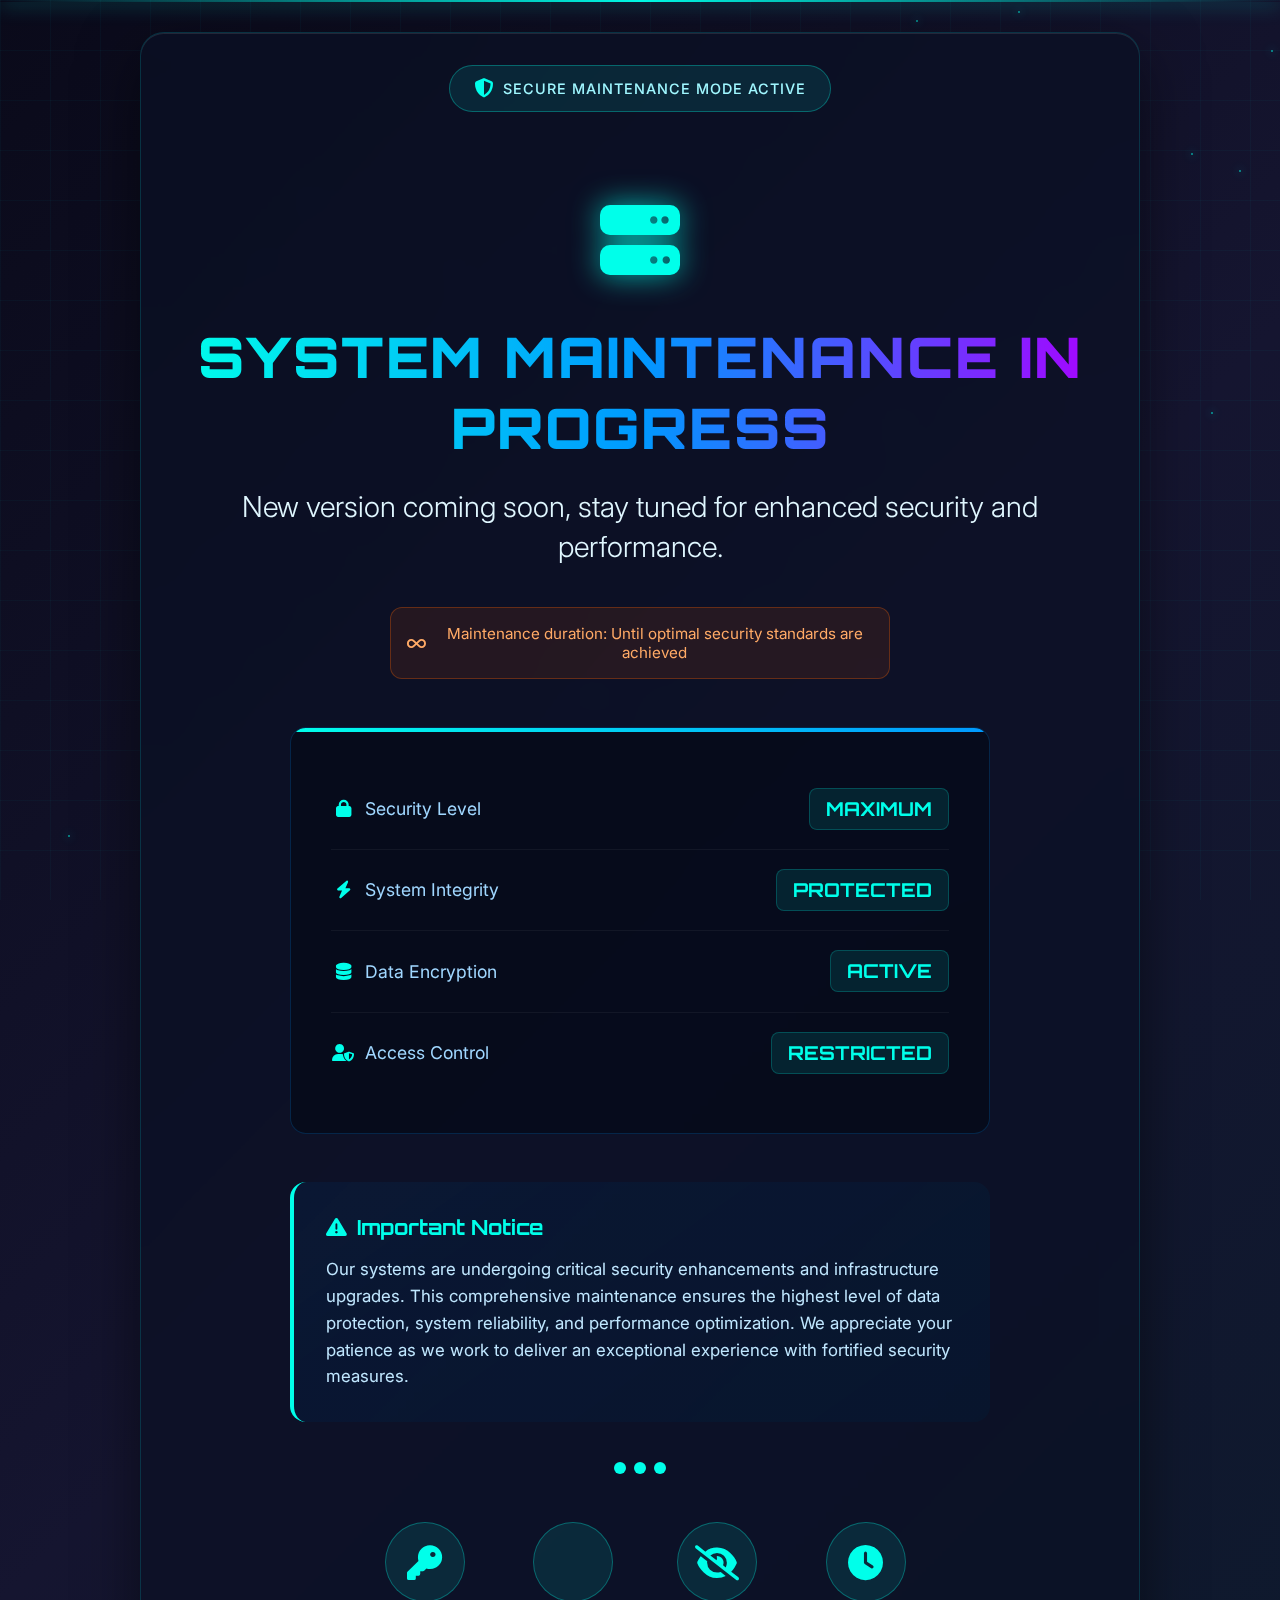
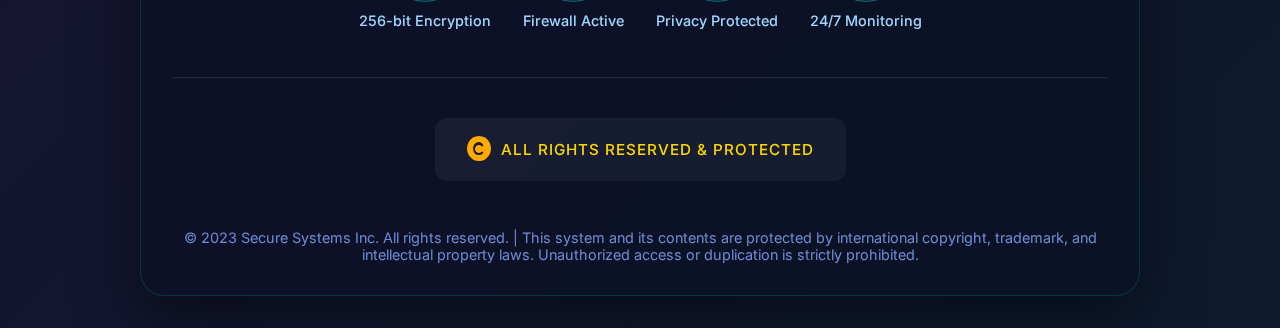
<file: index.html>
<!DOCTYPE html>
<html lang="en">
<head>
    <meta charset="UTF-8">
    <meta name="viewport" content="width=device-width, initial-scale=1.0">
    <title>System Maintenance | Secure Access Portal</title>
    <meta name="description" content="Secure system maintenance in progress. Our platform is undergoing critical upgrades for enhanced performance and security.">
    <meta name="robots" content="noindex, nofollow">
    <link rel="preconnect" href="https://fonts.googleapis.com">
    <link rel="preconnect" href="https://fonts.gstatic.com" crossorigin>
    <link href="https://fonts.googleapis.com/css2?family=Orbitron:wght@400;700;900&family=Inter:wght@300;400;500;600&display=swap" rel="stylesheet">
    <link rel="stylesheet" href="https://cdnjs.cloudflare.com/ajax/libs/font-awesome/6.4.0/css/all.min.css">
    <style>
        /* Reset and Base */
        * {
            margin: 0;
            padding: 0;
            box-sizing: border-box;
        }
        
        body {
            font-family: 'Inter', sans-serif;
            background: linear-gradient(135deg, #0a0a1a 0%, #151530 50%, #0d1a2d 100%);
            color: #fff;
            min-height: 100vh;
            overflow-x: hidden;
            display: flex;
            justify-content: center;
            align-items: center;
            position: relative;
        }
        
        /* Security Overlay */
        .security-grid {
            position: fixed;
            top: 0;
            left: 0;
            width: 100%;
            height: 100%;
            background-image: 
                linear-gradient(rgba(0, 255, 255, 0.03) 1px, transparent 1px),
                linear-gradient(90deg, rgba(0, 255, 255, 0.03) 1px, transparent 1px);
            background-size: 50px 50px;
            z-index: 1;
            pointer-events: none;
        }
        
        .security-scan {
            position: fixed;
            top: 0;
            left: 0;
            width: 100%;
            height: 2px;
            background: linear-gradient(90deg, transparent, #00ffea, transparent);
            box-shadow: 0 0 20px #00ffea;
            z-index: 2;
            animation: scan 4s linear infinite;
        }
        
        @keyframes scan {
            0% { top: 0; }
            50% { top: 100%; }
            100% { top: 0; }
        }
        
        /* Main Container */
        .container {
            max-width: 1000px;
            padding: 2rem;
            text-align: center;
            z-index: 10;
            position: relative;
            background: rgba(10, 15, 35, 0.7);
            backdrop-filter: blur(15px);
            border-radius: 24px;
            border: 1px solid rgba(0, 255, 255, 0.15);
            box-shadow: 
                0 20px 60px rgba(0, 0, 0, 0.5),
                inset 0 1px 0 rgba(255, 255, 255, 0.1);
            margin: 2rem;
        }
        
        /* Header */
        .header {
            margin-bottom: 3rem;
        }
        
        .security-badge {
            display: inline-flex;
            align-items: center;
            gap: 10px;
            background: rgba(0, 255, 234, 0.1);
            border: 1px solid rgba(0, 255, 234, 0.3);
            border-radius: 50px;
            padding: 0.8rem 1.5rem;
            margin-bottom: 2rem;
            animation: pulse-glow 2s infinite;
        }
        
        @keyframes pulse-glow {
            0%, 100% { box-shadow: 0 0 10px rgba(0, 255, 234, 0.3); }
            50% { box-shadow: 0 0 20px rgba(0, 255, 234, 0.6); }
        }
        
        .security-badge i {
            color: #00ffea;
            font-size: 1.2rem;
        }
        
        .security-badge span {
            font-size: 0.9rem;
            font-weight: 500;
            letter-spacing: 1px;
            color: #a0f7ff;
        }
        
        /* Main Content */
        .maintenance-icon {
            font-size: 5rem;
            margin-bottom: 2rem;
            color: #00ffea;
            filter: drop-shadow(0 0 15px rgba(0, 255, 234, 0.7));
            animation: icon-rotate 20s linear infinite;
        }
        
        @keyframes icon-rotate {
            0% { transform: rotate(0deg); }
            100% { transform: rotate(360deg); }
        }
        
        h1 {
            font-family: 'Orbitron', sans-serif;
            font-size: 3.5rem;
            font-weight: 900;
            margin-bottom: 1.5rem;
            letter-spacing: 2px;
            background: linear-gradient(90deg, #00ffea, #0099ff, #aa00ff);
            -webkit-background-clip: text;
            background-clip: text;
            color: transparent;
            text-transform: uppercase;
            animation: title-glow 3s ease-in-out infinite alternate;
        }
        
        @keyframes title-glow {
            0% { text-shadow: 0 0 10px rgba(0, 255, 234, 0.5); }
            100% { text-shadow: 
                0 0 20px rgba(0, 255, 234, 0.8),
                0 0 30px rgba(0, 153, 255, 0.6),
                0 0 40px rgba(170, 0, 255, 0.4); }
        }
        
        .subtitle {
            font-size: 1.8rem;
            margin-bottom: 2.5rem;
            font-weight: 300;
            color: #e0f7ff;
            line-height: 1.4;
            max-width: 800px;
            margin-left: auto;
            margin-right: auto;
        }
        
        /* Status Panel */
        .status-panel {
            background: rgba(5, 10, 25, 0.8);
            border-radius: 16px;
            padding: 2.5rem;
            margin: 3rem auto;
            border: 1px solid rgba(0, 150, 255, 0.2);
            max-width: 700px;
            position: relative;
            overflow: hidden;
        }
        
        .status-panel::before {
            content: '';
            position: absolute;
            top: 0;
            left: 0;
            width: 100%;
            height: 4px;
            background: linear-gradient(90deg, #00ffea, #0099ff);
        }
        
        .status-item {
            display: flex;
            justify-content: space-between;
            align-items: center;
            padding: 1.2rem 0;
            border-bottom: 1px solid rgba(255, 255, 255, 0.05);
        }
        
        .status-item:last-child {
            border-bottom: none;
        }
        
        .status-label {
            font-size: 1.1rem;
            color: #a0d7ff;
            display: flex;
            align-items: center;
            gap: 10px;
        }
        
        .status-label i {
            color: #00ffea;
            width: 24px;
        }
        
        .status-value {
            font-family: 'Orbitron', sans-serif;
            font-size: 1.2rem;
            font-weight: 700;
            color: #00ffea;
            padding: 0.5rem 1rem;
            background: rgba(0, 255, 234, 0.1);
            border-radius: 8px;
            border: 1px solid rgba(0, 255, 234, 0.2);
        }
        
        .status-value.active {
            animation: status-pulse 1.5s infinite;
        }
        
        @keyframes status-pulse {
            0%, 100% { opacity: 1; }
            50% { opacity: 0.7; }
        }
        
        /* Message Box */
        .message-box {
            background: linear-gradient(145deg, rgba(0, 50, 100, 0.2), rgba(0, 30, 60, 0.3));
            border-radius: 16px;
            padding: 2rem;
            margin: 2.5rem auto;
            border-left: 4px solid #00ffea;
            max-width: 700px;
            text-align: left;
        }
        
        .message-box h3 {
            font-family: 'Orbitron', sans-serif;
            font-size: 1.3rem;
            margin-bottom: 1rem;
            color: #00ffea;
            display: flex;
            align-items: center;
            gap: 10px;
        }
        
        .message-box p {
            color: #c0e7ff;
            line-height: 1.6;
            font-size: 1.05rem;
        }
        
        /* Rights Section */
        .rights-section {
            margin-top: 3rem;
            padding-top: 2.5rem;
            border-top: 1px solid rgba(255, 255, 255, 0.1);
        }
        
        .rights-badge {
            display: inline-flex;
            align-items: center;
            gap: 10px;
            background: rgba(255, 255, 255, 0.05);
            border-radius: 12px;
            padding: 1.2rem 2rem;
            margin-bottom: 1.5rem;
        }
        
        .rights-badge i {
            color: #ffaa00;
            font-size: 1.5rem;
        }
        
        .rights-text {
            color: #ffd700;
            font-size: 0.95rem;
            font-weight: 500;
            letter-spacing: 1px;
        }
        
        .copyright {
            color: #88aaff;
            font-size: 0.9rem;
            margin-top: 1.5rem;
            opacity: 0.8;
        }
        
        /* Security Icons */
        .security-icons {
            display: flex;
            justify-content: center;
            gap: 2rem;
            margin-top: 3rem;
            flex-wrap: wrap;
        }
        
        .security-icon {
            display: flex;
            flex-direction: column;
            align-items: center;
            gap: 10px;
            transition: transform 0.3s;
        }
        
        .security-icon:hover {
            transform: translateY(-5px);
        }
        
        .security-icon i {
            font-size: 2.2rem;
            color: #00ffea;
            background: rgba(0, 255, 234, 0.1);
            width: 80px;
            height: 80px;
            display: flex;
            align-items: center;
            justify-content: center;
            border-radius: 50%;
            border: 1px solid rgba(0, 255, 234, 0.3);
            animation: icon-float 3s ease-in-out infinite;
        }
        
        @keyframes icon-float {
            0%, 100% { transform: translateY(0); }
            50% { transform: translateY(-10px); }
        }
        
        .security-icon span {
            font-size: 0.9rem;
            color: #a0d7ff;
            font-weight: 500;
        }
        
        /* Loading Animation */
        .loading-indicator {
            display: flex;
            justify-content: center;
            gap: 8px;
            margin: 2rem auto;
        }
        
        .loading-dot {
            width: 12px;
            height: 12px;
            border-radius: 50%;
            background: #00ffea;
            animation: loading-bounce 1.4s infinite ease-in-out both;
        }
        
        .loading-dot:nth-child(1) { animation-delay: -0.32s; }
        .loading-dot:nth-child(2) { animation-delay: -0.16s; }
        
        @keyframes loading-bounce {
            0%, 80%, 100% { transform: scale(0); }
            40% { transform: scale(1); }
        }
        
        /* Responsive */
        @media (max-width: 768px) {
            .container {
                padding: 1.5rem;
                margin: 1rem;
            }
            
            h1 {
                font-size: 2.5rem;
            }
            
            .subtitle {
                font-size: 1.4rem;
            }
            
            .status-panel {
                padding: 1.5rem;
            }
            
            .status-item {
                flex-direction: column;
                gap: 0.5rem;
                align-items: flex-start;
            }
            
            .security-icons {
                gap: 1.5rem;
            }
            
            .security-icon i {
                width: 60px;
                height: 60px;
                font-size: 1.8rem;
            }
        }
        
        @media (max-width: 480px) {
            h1 {
                font-size: 2rem;
            }
            
            .subtitle {
                font-size: 1.2rem;
            }
            
            .maintenance-icon {
                font-size: 4rem;
            }
            
            .message-box {
                padding: 1.5rem;
            }
        }
        
        /* No Time Countdown */
        .no-timer-notice {
            background: rgba(255, 100, 0, 0.1);
            border: 1px solid rgba(255, 100, 0, 0.3);
            border-radius: 12px;
            padding: 1rem;
            margin: 2rem auto;
            max-width: 500px;
        }
        
        .no-timer-notice p {
            color: #ffaa66;
            font-size: 0.95rem;
            display: flex;
            align-items: center;
            justify-content: center;
            gap: 10px;
        }
    </style>
</head>
<body>
    <!-- Security Elements -->
    <div class="security-grid"></div>
    <div class="security-scan"></div>
    
    <!-- Main Container -->
    <div class="container">
        <div class="header">
            <div class="security-badge">
                <i class="fas fa-shield-alt"></i>
                <span>SECURE MAINTENANCE MODE ACTIVE</span>
            </div>
        </div>
        
        <div class="maintenance-icon">
            <i class="fas fa-server"></i>
        </div>
        
        <h1>System Maintenance in Progress</h1>
        
        <p class="subtitle">New version coming soon, stay tuned for enhanced security and performance.</p>
        
        <div class="no-timer-notice">
            <p><i class="fas fa-infinity"></i> Maintenance duration: Until optimal security standards are achieved</p>
        </div>
        
        <!-- Status Panel -->
        <div class="status-panel">
            <div class="status-item">
                <div class="status-label">
                    <i class="fas fa-lock"></i>
                    <span>Security Level</span>
                </div>
                <div class="status-value active">MAXIMUM</div>
            </div>
            
            <div class="status-item">
                <div class="status-label">
                    <i class="fas fa-bolt"></i>
                    <span>System Integrity</span>
                </div>
                <div class="status-value active">PROTECTED</div>
            </div>
            
            <div class="status-item">
                <div class="status-label">
                    <i class="fas fa-database"></i>
                    <span>Data Encryption</span>
                </div>
                <div class="status-value active">ACTIVE</div>
            </div>
            
            <div class="status-item">
                <div class="status-label">
                    <i class="fas fa-user-shield"></i>
                    <span>Access Control</span>
                </div>
                <div class="status-value">RESTRICTED</div>
            </div>
        </div>
        
        <!-- Message Box -->
        <div class="message-box">
            <h3><i class="fas fa-exclamation-triangle"></i> Important Notice</h3>
            <p>
                Our systems are undergoing critical security enhancements and infrastructure upgrades. 
                This comprehensive maintenance ensures the highest level of data protection, system reliability, 
                and performance optimization. We appreciate your patience as we work to deliver an exceptional 
                experience with fortified security measures.
            </p>
        </div>
        
        <!-- Loading Indicator -->
        <div class="loading-indicator">
            <div class="loading-dot"></div>
            <div class="loading-dot"></div>
            <div class="loading-dot"></div>
        </div>
        
        <!-- Security Features -->
        <div class="security-icons">
            <div class="security-icon">
                <i class="fas fa-key"></i>
                <span>256-bit Encryption</span>
            </div>
            <div class="security-icon">
                <i class="fas fa-firewall"></i>
                <span>Firewall Active</span>
            </div>
            <div class="security-icon">
                <i class="fas fa-eye-slash"></i>
                <span>Privacy Protected</span>
            </div>
            <div class="security-icon">
                <i class="fas fa-clock"></i>
                <span>24/7 Monitoring</span>
            </div>
        </div>
        
        <!-- Rights Section -->
        <div class="rights-section">
            <div class="rights-badge">
                <i class="fas fa-copyright"></i>
                <span class="rights-text">ALL RIGHTS RESERVED & PROTECTED</span>
            </div>
            <p class="copyright">
                © 2023 Secure Systems Inc. All rights reserved. | 
                This system and its contents are protected by international copyright, trademark, 
                and intellectual property laws. Unauthorized access or duplication is strictly prohibited.
            </p>
        </div>
    </div>
    
    <script>
        // Security status animation
        document.addEventListener('DOMContentLoaded', function() {
            const statusValues = document.querySelectorAll('.status-value');
            
            // Add random "security check" pulses
            setInterval(() => {
                const randomIndex = Math.floor(Math.random() * statusValues.length);
                const randomStatus = statusValues[randomIndex];
                
                // Add pulse effect
                randomStatus.classList.add('active');
                
                // Remove after short time
                setTimeout(() => {
                    randomStatus.classList.remove('active');
                }, 800);
            }, 3000);
            
            // Animate security scan line
            const scanLine = document.querySelector('.security-scan');
            setInterval(() => {
                scanLine.style.animation = 'none';
                setTimeout(() => {
                    scanLine.style.animation = 'scan 4s linear infinite';
                }, 10);
            }, 4000);
            
            // Add floating particles
            const securityGrid = document.querySelector('.security-grid');
            for (let i = 0; i < 20; i++) {
                const particle = document.createElement('div');
                particle.style.position = 'fixed';
                particle.style.width = '2px';
                particle.style.height = '2px';
                particle.style.backgroundColor = 'rgba(0, 255, 234, 0.6)';
                particle.style.borderRadius = '50%';
                particle.style.left = `${Math.random() * 100}%`;
                particle.style.top = `${Math.random() * 100}%`;
                particle.style.zIndex = '1';
                particle.style.boxShadow = '0 0 10px #00ffea';
                particle.style.animation = `float-particle ${Math.random() * 10 + 10}s linear infinite`;
                
                securityGrid.appendChild(particle);
            }
            
            // Add CSS for particles
            const style = document.createElement('style');
            style.textContent = `
                @keyframes float-particle {
                    0% {
                        transform: translateY(0) translateX(0);
                        opacity: 0;
                    }
                    10% {
                        opacity: 1;
                    }
                    90% {
                        opacity: 1;
                    }
                    100% {
                        transform: translateY(-100vh) translateX(${Math.random() * 100 - 50}px);
                        opacity: 0;
                    }
                }
            `;
            document.head.appendChild(style);
            
            // Console message for security
            console.log('%c⚠️ SECURE MAINTENANCE MODE ACTIVE ⚠️', 'color: #00ffea; font-size: 18px; font-weight: bold;');
            console.log('%cUnauthorized access attempts are logged and monitored.', 'color: #ffaa00;');
        });
        
        // Disable right-click for additional security
        document.addEventListener('contextmenu', function(e) {
            e.preventDefault();
            return false;
        });
        
        // Disable text selection
        document.addEventListener('selectstart', function(e) {
            e.preventDefault();
            return false;
        });
    </script>
</body>
</html>
</file>
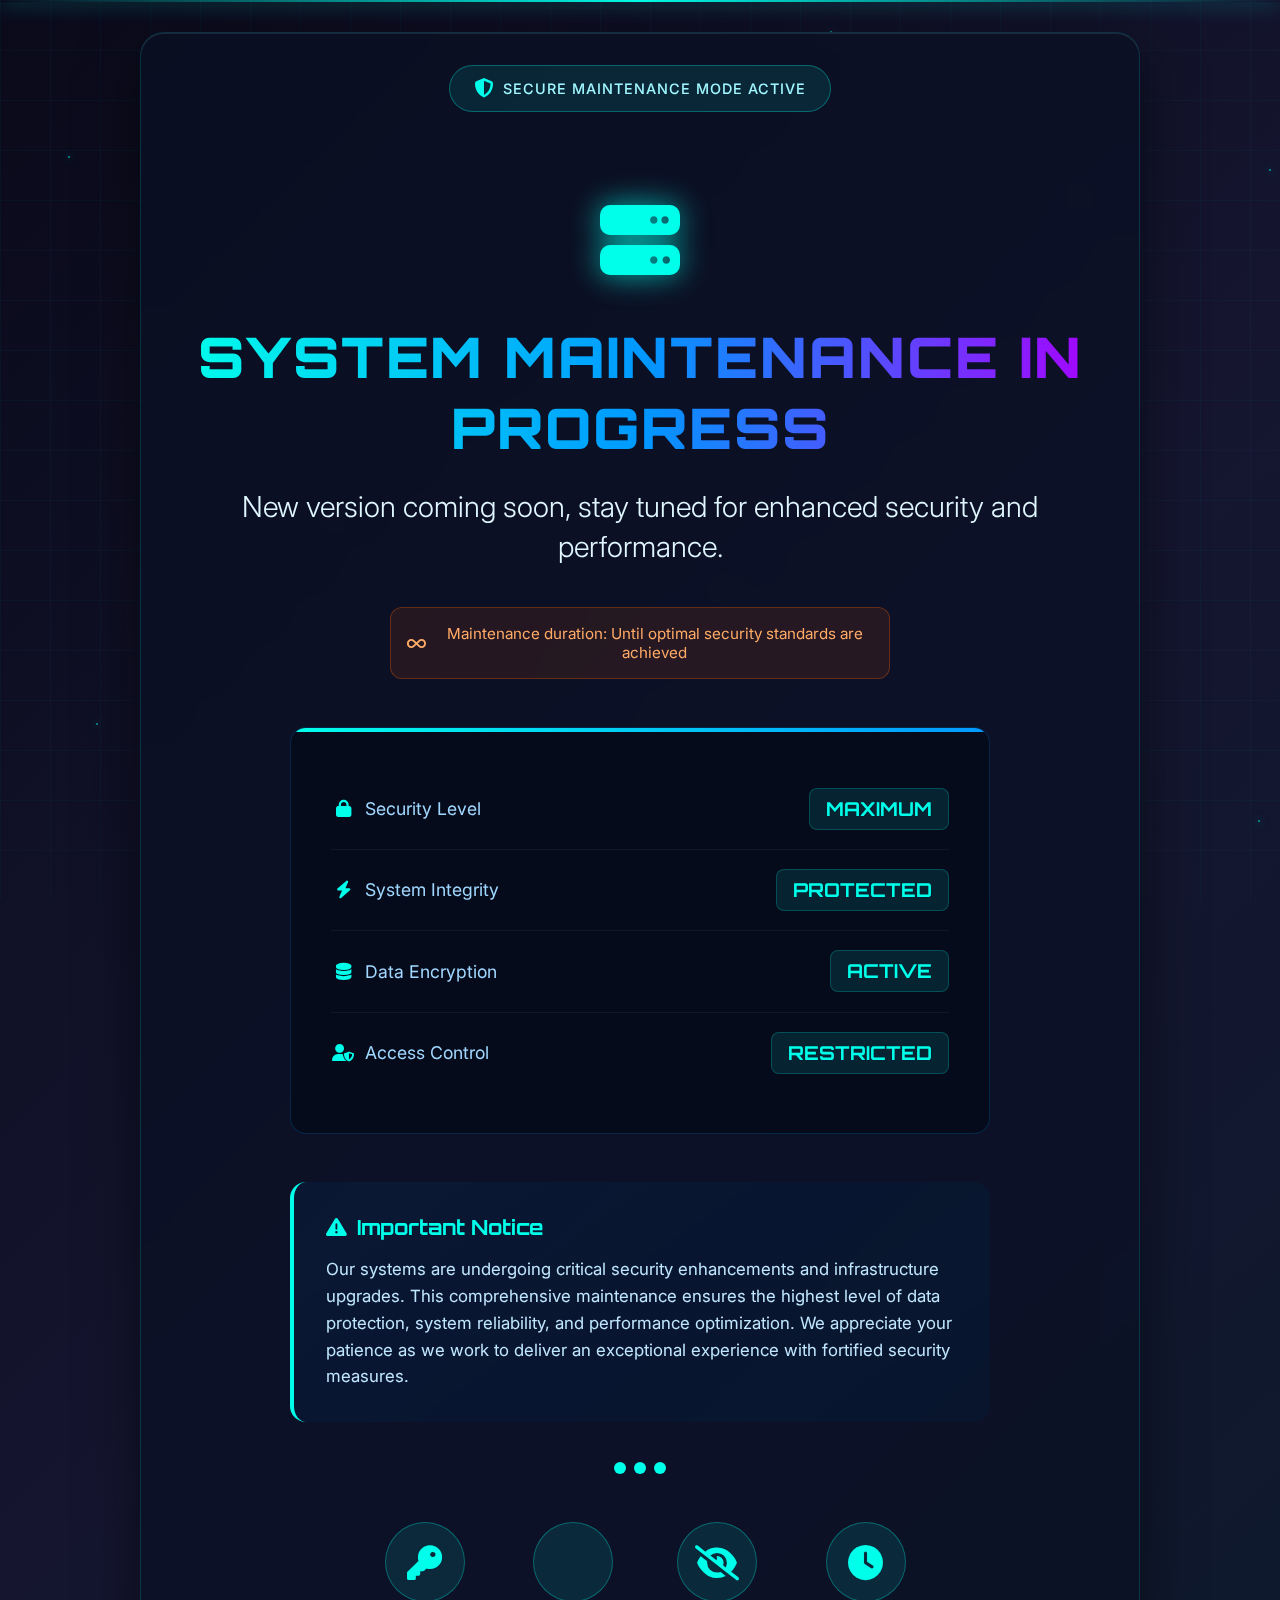
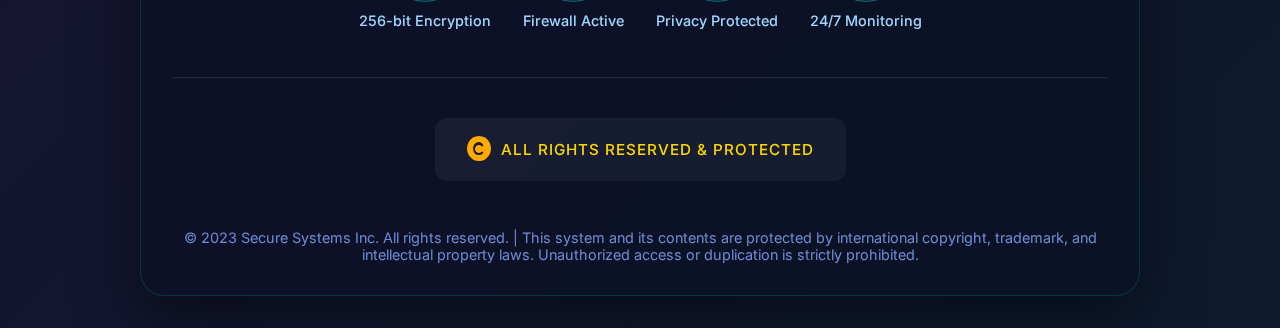
<file: admin.html>
<!DOCTYPE html>
<html lang="en">
<head>
    <meta charset="UTF-8">
    <meta name="viewport" content="width=device-width, initial-scale=1.0">
    <title>Admin Panel - Hari Shahi</title>
    <link rel="stylesheet" href="https://cdnjs.cloudflare.com/ajax/libs/font-awesome/6.4.0/css/all.min.css">
    <style>
        /* Messages Styles */
        .messages-container {
            max-height: 500px;
            overflow-y: auto;
        }

        .messages-list {
            display: flex;
            flex-direction: column;
            gap: 1rem;
        }

        .message-item {
            background: rgba(255, 255, 255, 0.05);
            border-radius: 10px;
            padding: 1.5rem;
            transition: var(--transition);
            border-left: 4px solid transparent;
        }

        .message-item.unread {
            border-left-color: var(--cosmic-teal);
            background: rgba(255, 255, 255, 0.08);
        }

        .message-header {
            display: flex;
            justify-content: space-between;
            align-items: center;
            margin-bottom: 1rem;
        }

        .message-info {
            display: flex;
            flex-direction: column;
            gap: 0.3rem;
        }

        .message-name {
            font-weight: 600;
            color: var(--cosmic-teal);
        }

        .message-email {
            font-size: 0.9rem;
            opacity: 0.8;
        }

        .message-date {
            font-size: 0.8rem;
            opacity: 0.6;
        }

        .message-content {
            margin-top: 1rem;
            line-height: 1.5;
        }

        .message-actions {
            display: flex;
            gap: 1rem;
            margin-top: 1rem;
            justify-content: flex-end;
        }

        .message-btn {
            padding: 0.5rem 1rem;
            border: none;
            border-radius: 5px;
            cursor: pointer;
            font-size: 0.9rem;
            transition: var(--transition);
        }

        .mark-read-btn {
            background: rgba(110, 69, 226, 0.2);
            color: var(--text-light);
        }

        .mark-read-btn:hover {
            background: rgba(110, 69, 226, 0.3);
        }

        .delete-msg-btn {
            background: rgba(255, 69, 58, 0.2);
            color: var(--text-light);
        }

        .delete-msg-btn:hover {
            background: rgba(255, 69, 58, 0.3);
        }

        .unread-count {
            background: var(--cosmic-teal);
            color: var(--text-dark);
            padding: 0.2rem 0.6rem;
            border-radius: 50px;
            font-size: 0.8rem;
            font-weight: 600;
            margin-right: 1rem;
        }

        :root {
            --cosmic-deep: #0a0e23;
            --cosmic-purple: #6e45e2;
            --cosmic-pink: #b845d3;
            --cosmic-blue: #2d8df8;
            --cosmic-teal: #11d8c6;
            --text-light: rgba(255,255,255,0.9);
            --text-dark: #1a1a2e;
            --transition: all 0.4s cubic-bezier(0.65, 0, 0.35, 1);
        }

        * {
            margin: 0;
            padding: 0;
            box-sizing: border-box;
        }

        body {
            background: radial-gradient(ellipse at bottom, var(--cosmic-deep) 0%, #000000 100%);
            color: var(--text-light);
            font-family: 'Montserrat', sans-serif;
            min-height: 100vh;
        }

        .admin-container {
            max-width: 1200px;
            margin: 0 auto;
            padding: 2rem;
        }

        .admin-header {
            display: flex;
            justify-content: space-between;
            align-items: center;
            margin-bottom: 3rem;
            padding: 1rem;
            background: rgba(10, 14, 35, 0.7);
            backdrop-filter: blur(10px);
            border-radius: 15px;
            border: 1px solid rgba(110, 69, 226, 0.2);
        }

        .admin-title {
            font-size: 1.8rem;
            color: var(--cosmic-teal);
        }

        .logout-btn {
            padding: 0.7rem 1.5rem;
            background: linear-gradient(45deg, var(--cosmic-purple), var(--cosmic-pink));
            color: white;
            border: none;
            border-radius: 50px;
            cursor: pointer;
            font-weight: 600;
            transition: var(--transition);
        }

        .logout-btn:hover {
            transform: translateY(-2px);
            box-shadow: 0 5px 15px rgba(110, 69, 226, 0.3);
        }

        .admin-section {
            background: rgba(10, 14, 35, 0.7);
            backdrop-filter: blur(10px);
            border-radius: 15px;
            border: 1px solid rgba(110, 69, 226, 0.2);
            padding: 2rem;
            margin-bottom: 2rem;
        }

        .section-title {
            font-size: 1.5rem;
            color: var(--cosmic-teal);
            margin-bottom: 1.5rem;
        }

        .category-list {
            display: grid;
            grid-template-columns: repeat(auto-fill, minmax(250px, 1fr));
            gap: 1.5rem;
            margin-bottom: 2rem;
        }

        .category-card {
            background: rgba(255, 255, 255, 0.05);
            border-radius: 10px;
            padding: 1.5rem;
            transition: var(--transition);
        }

        .category-card:hover {
            transform: translateY(-5px);
            box-shadow: 0 5px 15px rgba(110, 69, 226, 0.2);
        }

        .category-header {
            display: flex;
            justify-content: space-between;
            align-items: center;
            margin-bottom: 1rem;
        }

        .category-name {
            font-size: 1.2rem;
            color: var(--cosmic-teal);
        }

        .category-actions {
            display: flex;
            gap: 0.5rem;
        }

        .action-btn {
            background: none;
            border: none;
            color: var(--text-light);
            cursor: pointer;
            transition: var(--transition);
        }

        .action-btn:hover {
            color: var(--cosmic-teal);
        }

        .file-list {
            list-style: none;
            margin-top: 1rem;
        }

        .file-item {
            display: flex;
            justify-content: space-between;
            align-items: center;
            padding: 0.5rem;
            border-radius: 5px;
            background: rgba(255, 255, 255, 0.05);
            margin-bottom: 0.5rem;
        }

        .file-name {
            flex-grow: 1;
            margin-right: 1rem;
        }

        .add-category-form {
            display: flex;
            gap: 1rem;
            margin-bottom: 2rem;
        }

        .admin-input {
            flex-grow: 1;
            padding: 0.7rem 1rem;
            background: rgba(255, 255, 255, 0.1);
            border: 1px solid rgba(110, 69, 226, 0.3);
            border-radius: 5px;
            color: var(--text-light);
        }

        .admin-input:focus {
            outline: none;
            border-color: var(--cosmic-teal);
        }

        .add-btn {
            padding: 0.7rem 1.5rem;
            background: linear-gradient(45deg, var(--cosmic-purple), var(--cosmic-teal));
            color: white;
            border: none;
            border-radius: 5px;
            cursor: pointer;
            font-weight: 600;
            transition: var(--transition);
        }

        .add-btn:hover {
            transform: translateY(-2px);
            box-shadow: 0 5px 15px rgba(110, 69, 226, 0.3);
        }

        .upload-area {
            border: 2px dashed rgba(110, 69, 226, 0.3);
            border-radius: 10px;
            padding: 2rem;
            text-align: center;
            cursor: pointer;
            transition: var(--transition);
        }

        .upload-area:hover {
            border-color: var(--cosmic-teal);
            background: rgba(255, 255, 255, 0.05);
        }

        /* Messages Styles */
        .messages-container {
            max-height: 500px;
            overflow-y: auto;
        }

        .messages-list {
            display: flex;
            flex-direction: column;
            gap: 1rem;
        }

        .message-item {
            background: rgba(255, 255, 255, 0.05);
            border-radius: 10px;
            padding: 1.5rem;
            transition: var(--transition);
            border-left: 4px solid transparent;
        }

        .message-item.unread {
            border-left-color: var(--cosmic-teal);
            background: rgba(255, 255, 255, 0.08);
        }

        .message-header {
            display: flex;
            justify-content: space-between;
            align-items: center;
            margin-bottom: 1rem;
        }

        .message-info {
            display: flex;
            flex-direction: column;
            gap: 0.3rem;
        }

        .message-name {
            font-weight: 600;
            color: var(--cosmic-teal);
        }

        .message-email {
            font-size: 0.9rem;
            opacity: 0.8;
        }

        .message-date {
            font-size: 0.8rem;
            opacity: 0.6;
        }

        .message-content {
            margin-top: 1rem;
            line-height: 1.5;
        }

        .message-actions {
            display: flex;
            gap: 1rem;
            margin-top: 1rem;
            justify-content: flex-end;
        }

        .message-btn {
            padding: 0.5rem 1rem;
            border: none;
            border-radius: 5px;
            cursor: pointer;
            font-size: 0.9rem;
            transition: var(--transition);
        }

        .mark-read-btn {
            background: rgba(110, 69, 226, 0.2);
            color: var(--text-light);
        }

        .mark-read-btn:hover {
            background: rgba(110, 69, 226, 0.3);
        }

        .delete-msg-btn {
            background: rgba(255, 69, 58, 0.2);
            color: var(--text-light);
        }

        .delete-msg-btn:hover {
            background: rgba(255, 69, 58, 0.3);
        }

        .unread-count {
            background: var(--cosmic-teal);
            color: var(--text-dark);
            padding: 0.2rem 0.6rem;
            border-radius: 50px;
            font-size: 0.8rem;
            font-weight: 600;
            margin-right: 1rem;
        }
            border-color: var(--cosmic-teal);
            background: rgba(255, 255, 255, 0.05);
        }

        .upload-icon {
            font-size: 2rem;
            color: var(--cosmic-teal);
            margin-bottom: 1rem;
        }

        #fileInput {
            display: none;
        }
    </style>
</head>
<body>
    <div class="admin-container">
        <header class="admin-header">
            <h1 class="admin-title">Admin Panel</h1>
            <div class="header-actions">
                <span id="unreadCount" class="unread-count" style="display: none;"></span>
                <button class="logout-btn" onclick="logout()">Logout</button>
            </div>
        </header>

        <!-- Messages Section -->
        <section class="admin-section" id="messagesSection">
            <h2 class="section-title">Messages</h2>
            <div class="messages-container">
                <div class="messages-list" id="messagesList">
                    <!-- Messages will be loaded here -->
                </div>
            </div>
        </section>

        <!-- Gallery Section -->
        <section class="admin-section">
            <h2 class="section-title">Gallery Management</h2>
            <div class="add-category-form">
                <input type="text" class="admin-input" id="galleryCategory" placeholder="Add new gallery category">
                <button class="add-btn" onclick="addGalleryCategory()">Add Category</button>
            </div>
            <div class="category-list" id="galleryCategoryList">
                <!-- Categories will be added here dynamically -->
            </div>
        </section>

        <!-- Documents Section -->
        <section class="admin-section">
            <h2 class="section-title">Document Management</h2>
            <div class="add-category-form">
                <input type="text" class="admin-input" id="documentCategory" placeholder="Add new document category">
                <button class="add-btn" onclick="addDocumentCategory()">Add Category</button>
            </div>
            <div class="category-list" id="documentCategoryList">
                <!-- Categories will be added here dynamically -->
            </div>
        </section>
    </div>

    <script>
        // Check authentication
        function checkAuth() {
            if (!localStorage.getItem('adminLoggedIn')) {
                window.location.href = 'index.html';
            }
        }

        // Logout function
        function logout() {
            localStorage.removeItem('adminLoggedIn');
            window.location.href = 'index.html';
        }

        // Initialize data structure
        const defaultData = {
            gallery: {
                'Travel Adventure': [],
                'Beautiful Nature': [],
                'Professional Portraits': [],
                'Event Coverage': []
            },
            documents: {
                'Resume': [],
                'Certifications': [],
                'Portfolio': []
            }
        };

        // Load or initialize data
        let siteData = JSON.parse(localStorage.getItem('siteData')) || defaultData;
        localStorage.setItem('siteData', JSON.stringify(siteData));

        // Create category card
        function createCategoryCard(name, type, files) {
            return `
                <div class="category-card">
                    <div class="category-header">
                        <h3 class="category-name">${name}</h3>
                        <div class="category-actions">
                            <button class="action-btn" onclick="uploadFiles('${type}', '${name}')">
                                <i class="fas fa-upload"></i>
                            </button>
                            <button class="action-btn" onclick="deleteCategory('${type}', '${name}')">
                                <i class="fas fa-trash"></i>
                            </button>
                        </div>
                    </div>
                    <div class="file-list">
                        ${files.map(file => `
                            <div class="file-item">
                                <span class="file-name">${file.name}</span>
                                <button class="action-btn" onclick="deleteFile('${type}', '${name}', '${file.name}')">
                                    <i class="fas fa-times"></i>
                                </button>
                            </div>
                        `).join('')}
                    </div>
                    <div class="upload-area" onclick="triggerFileInput('${type}', '${name}')">
                        <i class="fas fa-cloud-upload-alt upload-icon"></i>
                        <p>Click to upload files</p>
                    </div>
                </div>
            `;
        }

        // Render categories
        function renderCategories() {
            const galleryList = document.getElementById('galleryCategoryList');
            const documentList = document.getElementById('documentCategoryList');

            galleryList.innerHTML = Object.entries(siteData.gallery)
                .map(([name, files]) => createCategoryCard(name, 'gallery', files))
                .join('');

            documentList.innerHTML = Object.entries(siteData.documents)
                .map(([name, files]) => createCategoryCard(name, 'documents', files))
                .join('');
        }

        // Add new category
        function addCategory(type) {
            const input = document.getElementById(type + 'Category');
            const name = input.value.trim();

            if (name) {
                siteData[type][name] = [];
                localStorage.setItem('siteData', JSON.stringify(siteData));
                renderCategories();
                input.value = '';
            }
        }

        function addGalleryCategory() {
            addCategory('gallery');
        }

        function addDocumentCategory() {
            addCategory('documents');
        }

        // Delete category
        function deleteCategory(type, name) {
            if (confirm(`Are you sure you want to delete the category "${name}"?`)) {
                delete siteData[type][name];
                localStorage.setItem('siteData', JSON.stringify(siteData));
                renderCategories();
            }
        }

        // File upload handling
        function triggerFileInput(type, category) {
            const input = document.createElement('input');
            input.type = 'file';
            input.multiple = type === 'gallery';
            input.accept = type === 'gallery' ? 'image/*' : '.pdf,.doc,.docx';
            
            input.onchange = (e) => handleFiles(e.target.files, type, category);
            input.click();
        }

        function handleFiles(files, type, category) {
            Array.from(files).forEach(file => {
                const reader = new FileReader();
                reader.onload = (e) => {
                    const fileData = {
                        name: file.name,
                        data: e.target.result,
                        date: new Date().toISOString()
                    };
                    siteData[type][category].push(fileData);
                    localStorage.setItem('siteData', JSON.stringify(siteData));
                    renderCategories();
                };
                reader.readAsDataURL(file);
            });
        }

        // Delete file
        function deleteFile(type, category, fileName) {
            if (confirm(`Are you sure you want to delete "${fileName}"?`)) {
                siteData[type][category] = siteData[type][category]
                    .filter(file => file.name !== fileName);
                localStorage.setItem('siteData', JSON.stringify(siteData));
                renderCategories();
            }
        }

        // Load and display messages
        function loadMessages() {
            const messagesList = document.getElementById('messagesList');
            const unreadCountSpan = document.getElementById('unreadCount');
            const messages = JSON.parse(localStorage.getItem('contactMessages') || '[]');
            const unreadCount = messages.filter(msg => !msg.read).length;

            // Update unread count
            if (unreadCount > 0) {
                unreadCountSpan.textContent = unreadCount;
                unreadCountSpan.style.display = 'inline-block';
            } else {
                unreadCountSpan.style.display = 'none';
            }

            // Display messages
            messagesList.innerHTML = messages.length === 0 
                ? '<p style="text-align: center; opacity: 0.7;">No messages yet</p>'
                : messages.map(msg => `
                    <div class="message-item ${msg.read ? '' : 'unread'}" data-id="${msg.id}">
                        <div class="message-header">
                            <div class="message-info">
                                <div class="message-name">${msg.name}</div>
                                <div class="message-email">${msg.email}</div>
                                <div class="message-date">${new Date(msg.timestamp).toLocaleString()}</div>
                            </div>
                        </div>
                        <div class="message-content">${msg.message}</div>
                        <div class="message-actions">
                            ${!msg.read ? `
                                <button class="message-btn mark-read-btn" onclick="markAsRead(${msg.id})">
                                    Mark as Read
                                </button>
                            ` : ''}
                            <button class="message-btn delete-msg-btn" onclick="deleteMessage(${msg.id})">
                                Delete
                            </button>
                        </div>
                    </div>
                `).join('');
        }

        // Mark message as read
        function markAsRead(messageId) {
            const messages = JSON.parse(localStorage.getItem('contactMessages') || '[]');
            const updatedMessages = messages.map(msg => 
                msg.id === messageId ? { ...msg, read: true } : msg
            );
            localStorage.setItem('contactMessages', JSON.stringify(updatedMessages));
            loadMessages();
        }

        // Delete message
        function deleteMessage(messageId) {
            if (confirm('Are you sure you want to delete this message?')) {
                const messages = JSON.parse(localStorage.getItem('contactMessages') || '[]');
                const updatedMessages = messages.filter(msg => msg.id !== messageId);
                localStorage.setItem('contactMessages', JSON.stringify(updatedMessages));
                loadMessages();
            }
        }

        // Initialize
        checkAuth();
        renderCategories();
        loadMessages();
    </script>
</body>
</html>
</file>
